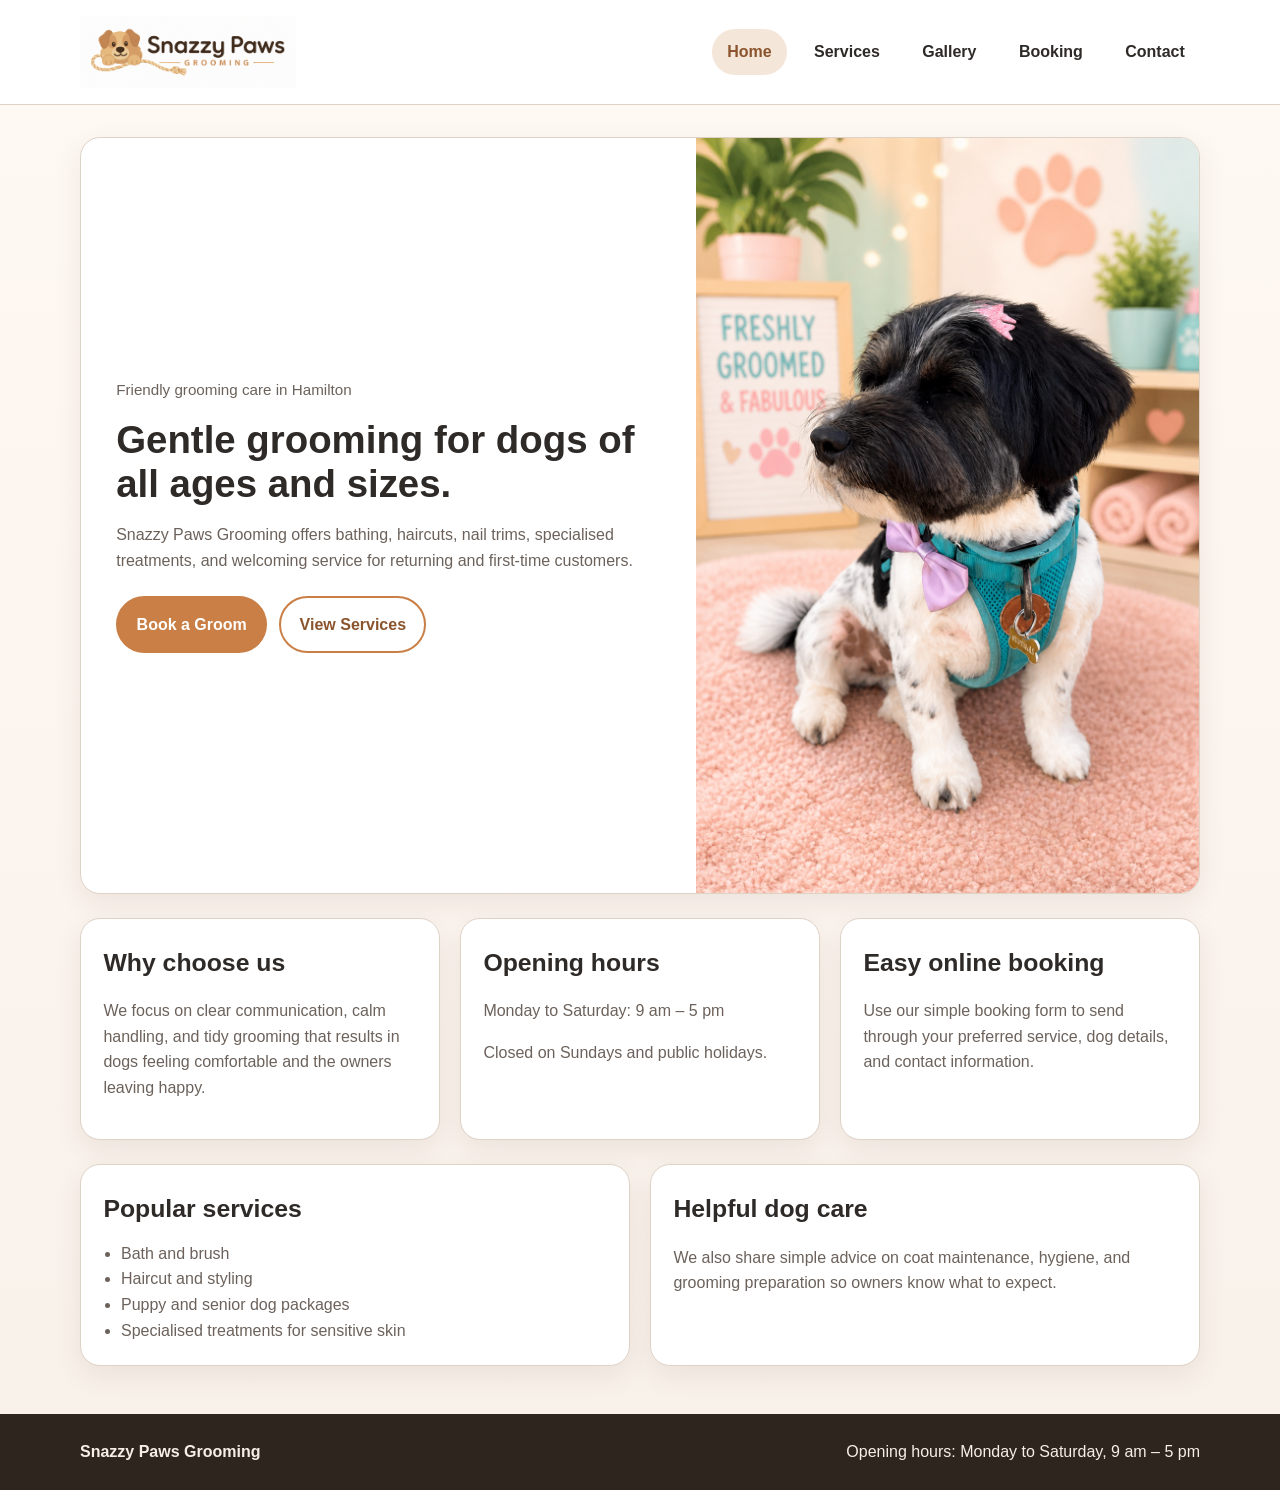
<file: index.html>
<!DOCTYPE html>
<html lang="en">
  <head>
    <meta charset="UTF-8">
    <meta name="viewport" content="width=device-width, initial-scale=1.0">
    <meta name="description" content="Snazzy Paws Grooming offers friendly dog grooming services in Hamilton, with clear service information and easy booking.">
    <title>Home | Snazzy Paws Grooming</title>
    <link rel="stylesheet" href="css/styles.css">
  </head>
  <body>
    <a class="skip-link" href="#main-content">Skip to main content</a>
    <header class="site-header">
      <div class="header-wrap">
        <a class="brand" href="index.html" aria-label="Snazzy Paws Grooming home">
          <img src="images/logo.1.png" alt="Snazzy Paws Grooming logo">
          <span class="visually-hidden">Snazzy Paws Grooming</span>
        </a>
        <nav class="site-nav" aria-label="Main navigation">
          <ul>
            <li><a href="index.html" aria-current="page">Home</a></li>
            <li><a href="services.html">Services</a></li>
            <li><a href="gallery.html">Gallery</a></li>
            <li><a href="booking.html">Booking</a></li>
            <li><a href="contact.html">Contact</a></li>
          </ul>
        </nav>
      </div>
    </header>

    <main id="main-content">
      <div class="content-wrap">
        <section class="hero" aria-labelledby="home-hero-title">
          <div class="hero-text">
            <p class="small-note">Friendly grooming care in Hamilton</p>
            <h1 id="home-hero-title">Gentle grooming for dogs of all ages and sizes.</h1>
            <p>
              Snazzy Paws Grooming offers bathing, haircuts, nail trims, specialised treatments,
              and welcoming service for returning and first-time customers.
            </p>
            <div class="button-row">
              <a class="button" href="booking.html">Book a Groom</a>
              <a class="button-secondary" href="services.html">View Services</a>
            </div>
          </div>
          <div class="hero-img">
            <img src="images/home.1.png" alt="Picture of a freshly groomed dog from Snazzy Paws Grooming.">
          </div>
        </section>

        <section class="grid-3" aria-label="Homepage highlights">
          <section class="panel">
            <h2>Why choose us</h2>
            <p>
              We focus on clear communication, calm handling, and tidy grooming that results in dogs feeling comfortable and the owners leaving happy.
            </p>
          </section>
          <section class="panel">
            <h2>Opening hours</h2>
            <p>Monday to Saturday: 9 am – 5 pm</p>
            <p>Closed on Sundays and public holidays.</p>
          </section>
          <section class="panel">
            <h2>Easy online booking</h2>
            <p>
              Use our simple booking form to send through your preferred service, dog details, and contact information.
            </p>
          </section>
        </section>

        <section class="grid-2" aria-label="More information about Snazzy Paws">
          <section class="panel">
            <h2>Popular services</h2>
            <ul class="info-list">
              <li>Bath and brush</li>
              <li>Haircut and styling</li>
              <li>Puppy and senior dog packages</li>
              <li>Specialised treatments for sensitive skin</li>
            </ul>
          </section>
          <section class="panel">
            <h2>Helpful dog care</h2>
            <p>
              We also share simple advice on coat maintenance, hygiene, and grooming preparation so owners know what to expect.
            </p>
          </section>
        </section>
      </div>
    </main>

    <footer class="site-footer">
      <div class="footer-wrap">
        <p><strong>Snazzy Paws Grooming</strong></p>
        <p>Opening hours: Monday to Saturday, 9 am – 5 pm</p>
      </div>
    </footer>
  </body>
</html>
</file>
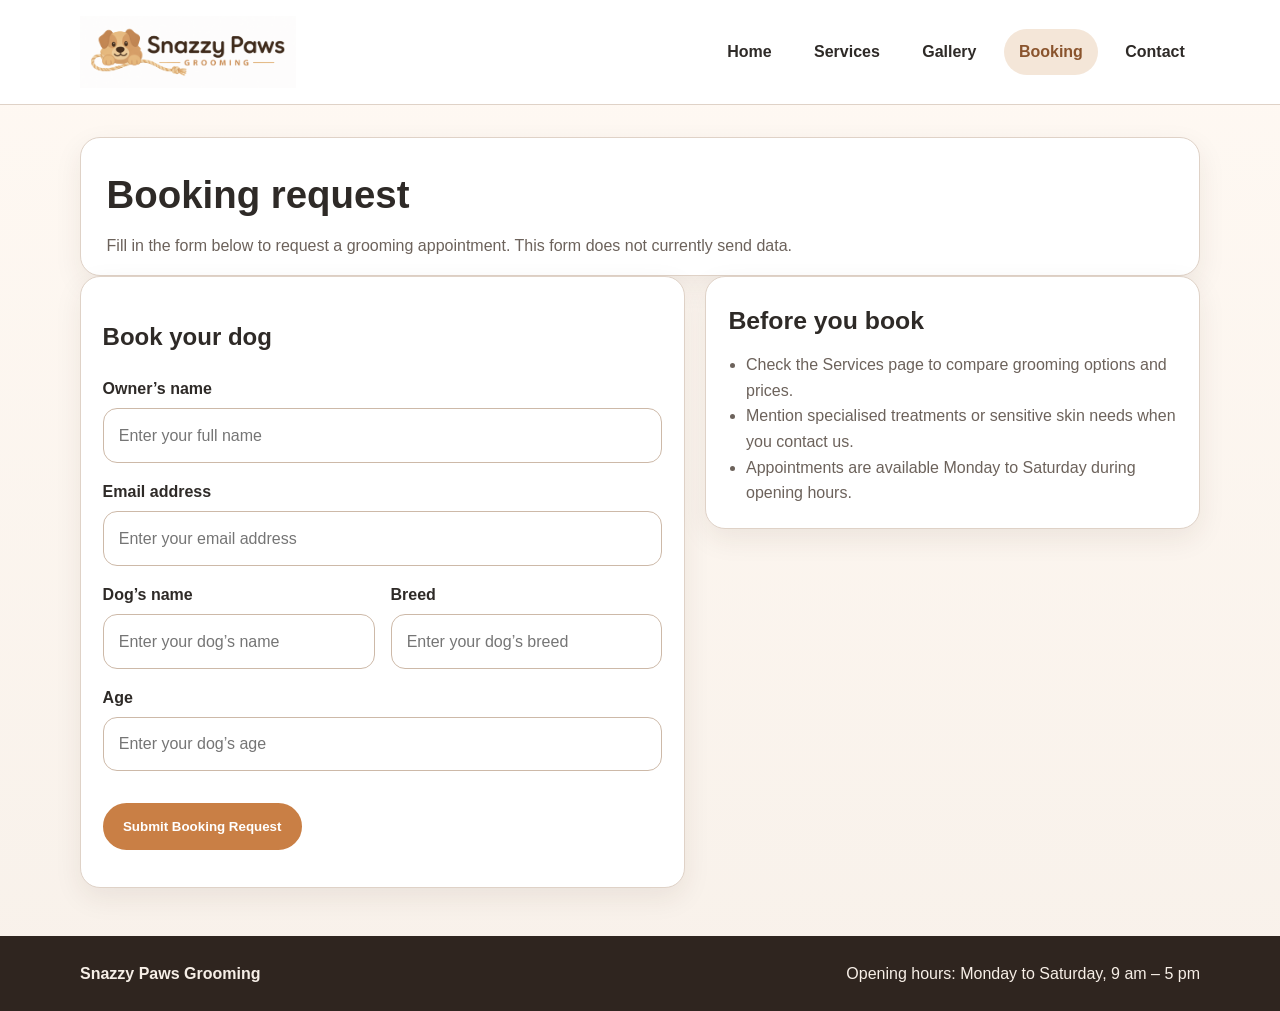
<file: booking.html>
<!DOCTYPE html>
<html lang="en">
  <head>
    <meta charset="UTF-8">
    <meta name="viewport" content="width=device-width, initial-scale=1.0">
    <meta name="description" content="Send a grooming booking request to Snazzy Paws Grooming.">
    <title>Booking | Snazzy Paws Grooming</title>
    <link rel="stylesheet" href="css/styles.css">
  </head>
  <body>
    <a class="skip-link" href="#main-content">Skip to main content</a>
    <header class="site-header">
      <div class="header-wrap">
        <a class="brand" href="index.html" aria-label="Snazzy Paws Grooming home">
          <img src="images/logo.1.png" alt="Snazzy Paws Grooming logo">
          <span class="visually-hidden">Snazzy Paws Grooming</span>
        </a>
        <nav class="site-nav" aria-label="Main navigation">
          <ul>
            <li><a href="index.html">Home</a></li>
            <li><a href="services.html">Services</a></li>
            <li><a href="gallery.html">Gallery</a></li>
            <li><a href="booking.html" aria-current="page">Booking</a></li>
            <li><a href="contact.html">Contact</a></li>
          </ul>
        </nav>
      </div>
    </header>

    <main id="main-content">
      <div class="content-wrap">
        <section class="panel page-banner" aria-labelledby="booking-title">
          <h1 id="booking-title">Booking request</h1>
          <p>
            Fill in the form below to request a grooming appointment. This form does not currently send data.
          </p>
        </section>

        <section class="form-layout" aria-label="Booking page layout">
          <section class="form-card">
            <h2>Book your dog</h2>
            <form aria-label="Booking form" action="#" method="post">
              <div class="form-grid">
                <div class="field full-width">
                  <label for="owner-name">Owner’s name</label>
                  <input id="owner-name" name="owner-name" type="text" placeholder="Enter your full name" required>
                </div>
                <div class="field full-width">
                  <label for="email">Email address</label>
                  <input id="email" name="email" type="email" placeholder="Enter your email address" required>
                </div>
                <div class="field">
                  <label for="dog-name">Dog’s name</label>
                  <input id="dog-name" name="dog-name" type="text" placeholder="Enter your dog’s name" required>
                </div>
                <div class="field">
                  <label for="breed">Breed</label>
                  <input id="breed" name="breed" type="text" placeholder="Enter your dog’s breed" required>
                </div>
                <div class="field full-width">
                  <label for="age">Age</label>
                  <input id="age" name="age" type="number" min="0" max="30" placeholder="Enter your dog’s age" required>
                </div>
              </div>
              <p><button class="button" type="submit">Submit Booking Request</button></p>
            </form>
          </section>

          <section class="panel">
            <h2>Before you book</h2>
            <ul class="info-list">
              <li>Check the Services page to compare grooming options and prices.</li>
              <li>Mention specialised treatments or sensitive skin needs when you contact us.</li>
              <li>Appointments are available Monday to Saturday during opening hours.</li>
            </ul>
          </section>
        </section>
      </div>
    </main>

    <footer class="site-footer">
      <div class="footer-wrap">
        <p><strong>Snazzy Paws Grooming</strong></p>
        <p>Opening hours: Monday to Saturday, 9 am – 5 pm</p>
      </div>
    </footer>
  </body>
</html>
</file>
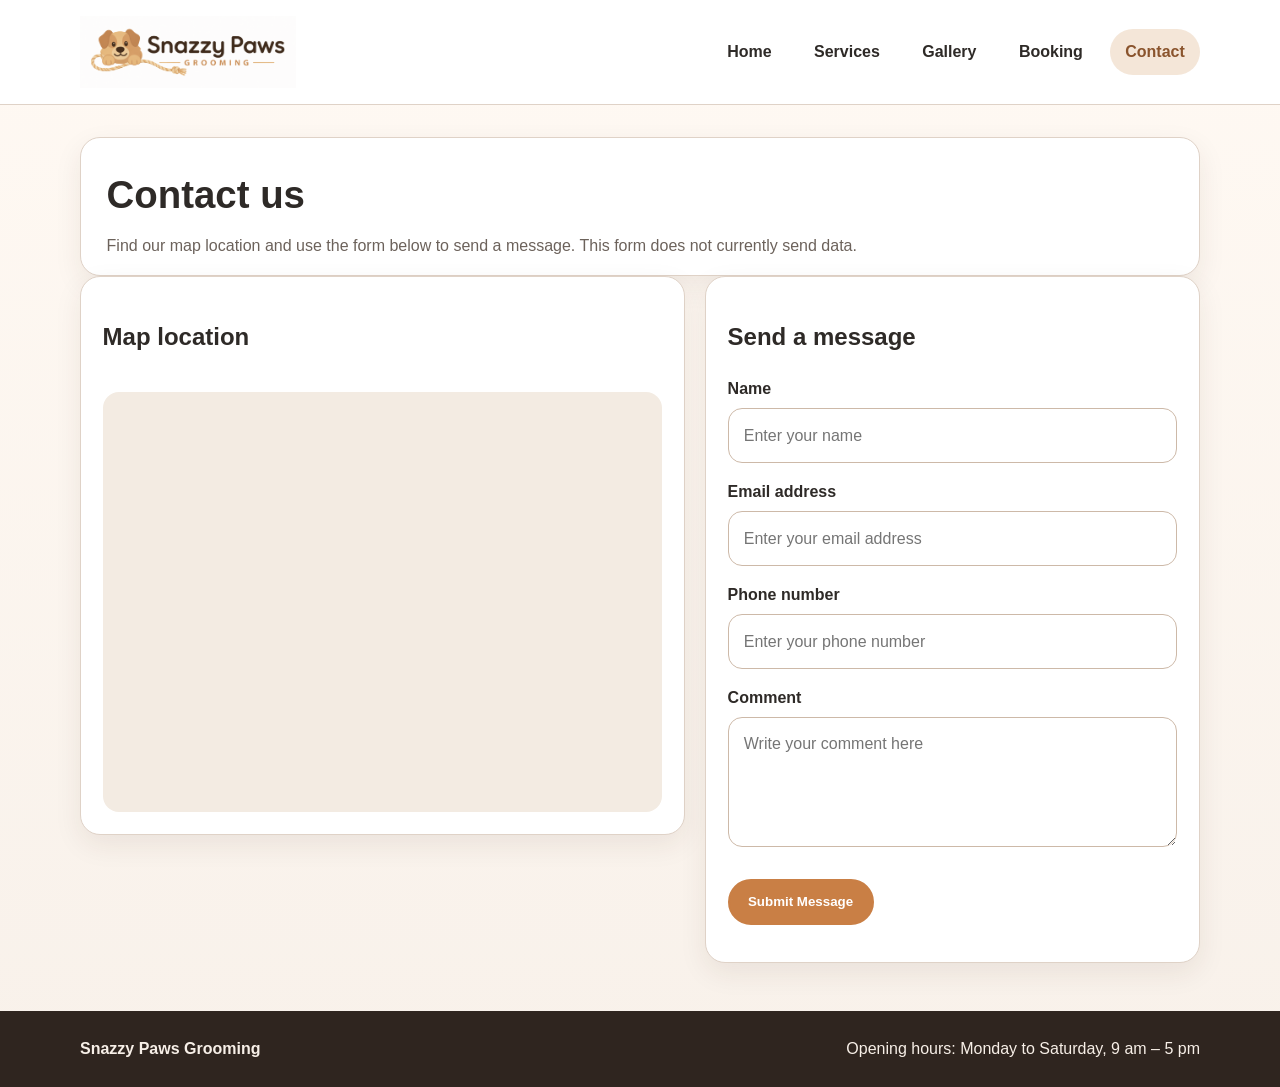
<file: contact.html>
<!DOCTYPE html>
<html lang="en">
  <head>
    <meta charset="UTF-8">
    <meta name="viewport" content="width=device-width, initial-scale=1.0">
    <meta name="description" content="Contact Snazzy Paws Grooming and view the map location.">
    <title>Contact | Snazzy Paws Grooming</title>
    <link rel="stylesheet" href="css/styles.css">
  </head>
  <body>
    <a class="skip-link" href="#main-content">Skip to main content</a>
    <header class="site-header">
      <div class="header-wrap">
        <a class="brand" href="index.html" aria-label="Snazzy Paws Grooming home">
          <img src="images/logo.1.png" alt="Snazzy Paws Grooming logo">
          <span class="visually-hidden">Snazzy Paws Grooming</span>
        </a>
        <nav class="site-nav" aria-label="Main navigation">
          <ul>
            <li><a href="index.html">Home</a></li>
            <li><a href="services.html">Services</a></li>
            <li><a href="gallery.html">Gallery</a></li>
            <li><a href="booking.html">Booking</a></li>
            <li><a href="contact.html" aria-current="page">Contact</a></li>
          </ul>
        </nav>
      </div>
    </header>

    <main id="main-content">
      <div class="content-wrap">
        <section class="panel page-banner" aria-labelledby="contact-title">
          <h1 id="contact-title">Contact us</h1>
          <p>
            Find our map location and use the form below to send a message. This form does not currently send data.
          </p>
        </section>

        <section class="form-layout" aria-label="Contact page layout">
          <section class="map-card">
            <div class="map-card-inner">
              <h2>Map location</h2>
              <div class="map-frame-wrap">
                <iframe
              class="map-frame"
              title="Map showing Hamilton, New Zealand"
              loading="lazy"
              referrerpolicy="no-referrer-when-downgrade"
              src="https://www.google.com/maps?q=Hamilton%2C%20New%20Zealand&z=13&output=embed">
            </iframe>
              </div>
            </div>
          </section>

          <section class="form-card">
            <h2>Send a message</h2>
            <form aria-label="Contact form" action="#" method="post">
              <div class="form-grid">
                <div class="field full-width">
                  <label for="contact-name">Name</label>
                  <input id="contact-name" name="contact-name" type="text" placeholder="Enter your name" required>
                </div>
                <div class="field full-width">
                  <label for="contact-email">Email address</label>
                  <input id="contact-email" name="contact-email" type="email" placeholder="Enter your email address" required>
                </div>
                <div class="field full-width">
                  <label for="phone-number">Phone number</label>
                  <input id="phone-number" name="phone-number" type="tel" placeholder="Enter your phone number" required>
                </div>
                <div class="field full-width">
                  <label for="comment">Comment</label>
                  <textarea id="comment" name="comment" placeholder="Write your comment here" required></textarea>
                </div>
              </div>
              <p><button class="button" type="submit">Submit Message</button></p>
            </form>
          </section>
        </section>
      </div>
    </main>

    <footer class="site-footer">
      <div class="footer-wrap">
        <p><strong>Snazzy Paws Grooming</strong></p>
        <p>Opening hours: Monday to Saturday, 9 am – 5 pm</p>
      </div>
    </footer>
  </body>
</html>
</file>
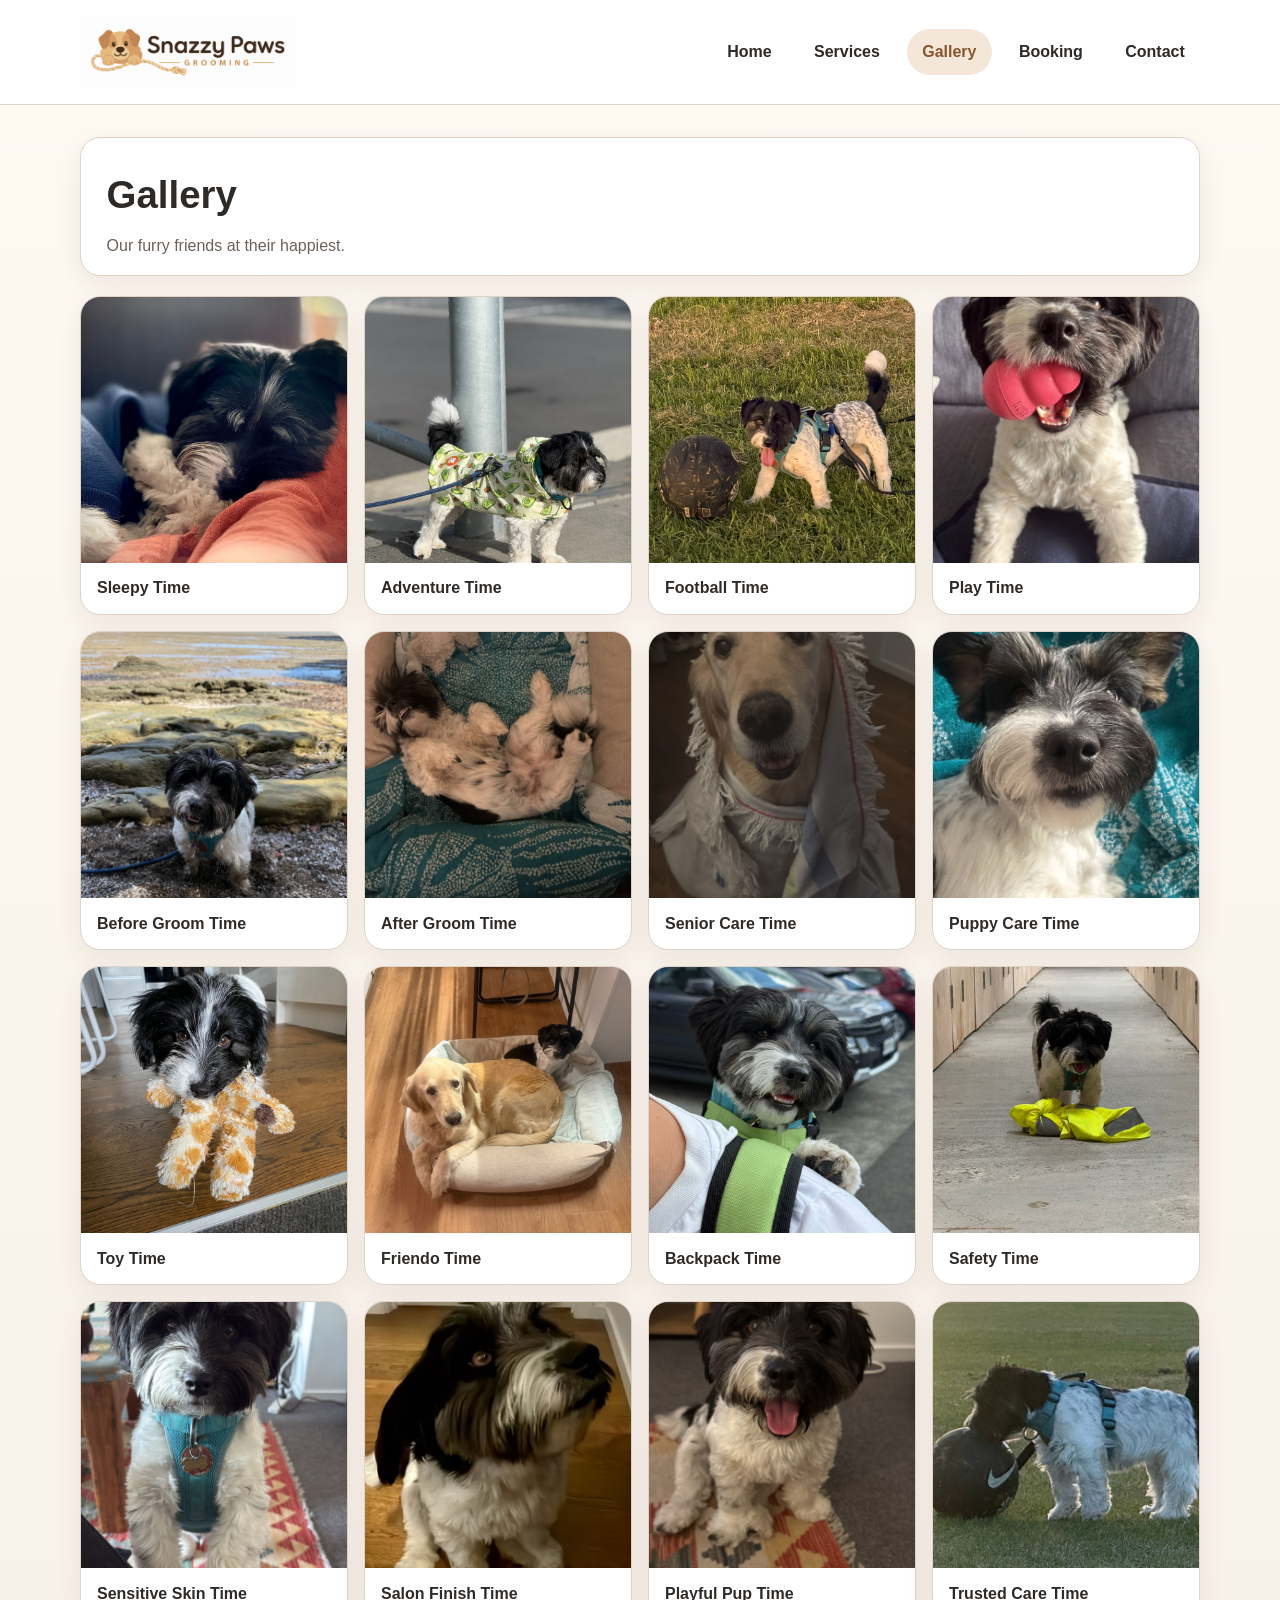
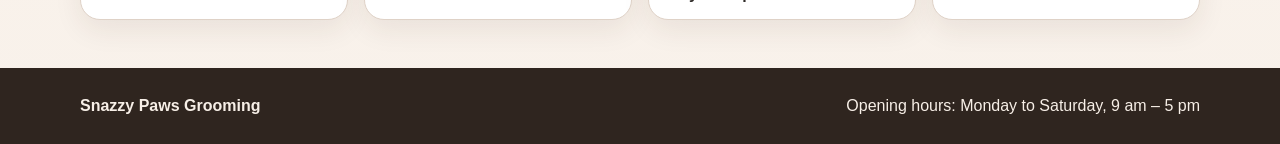
<file: gallery.html>
<!DOCTYPE html>
<html lang="en">
  <head>
    <meta charset="UTF-8">
    <meta name="viewport" content="width=device-width, initial-scale=1.0">
    <meta name="description" content="Browse the Snazzy Paws Grooming gallery of dog grooming images.">
    <title>Gallery | Snazzy Paws Grooming</title>
    <link rel="stylesheet" href="css/styles.css">
  </head>
  <body>
    <a class="skip-link" href="#main-content">Skip to main content</a>
    <header class="site-header">
      <div class="header-wrap">
        <a class="brand" href="index.html" aria-label="Snazzy Paws Grooming home">
          <img src="images/logo.1.png" alt="Snazzy Paws Grooming logo">
          <span class="visually-hidden">Snazzy Paws Grooming</span>
        </a>
        <nav class="site-nav" aria-label="Main navigation">
          <ul>
            <li><a href="index.html">Home</a></li>
            <li><a href="services.html">Services</a></li>
            <li><a href="gallery.html" aria-current="page">Gallery</a></li>
            <li><a href="booking.html">Booking</a></li>
            <li><a href="contact.html">Contact</a></li>
          </ul>
        </nav>
      </div>
    </header>

    <main id="main-content">
      <div class="content-wrap">
        <section class="panel page-banner" aria-labelledby="gallery-title">
          <h1 id="gallery-title">Gallery</h1>
          <p>
            Our furry friends at their happiest.
          </p>
        </section>

        <section class="gallery-grid" aria-label="Dog grooming gallery image grid">
          <figure>
            <img src="images/gallery.1.JPG" alt="Photo of a dog snuggled in a blanket afer grooming.">
            <figcaption>Sleepy Time</figcaption>
          </figure>
          <figure>
            <img src="images/gallery.2.JPG" alt="Photo of a dog, wearing a raincoat ready for adventure.">
            <figcaption>Adventure Time</figcaption>
          </figure>
          <figure>
            <img src="images/gallery.3.png" alt="Photo of a happy dog next to a ball.">
            <figcaption>Football Time</figcaption>
          </figure>
          <figure>
            <img src="images/gallery.4.JPG" alt="Photo of a dog with a toy in their mouth.">
            <figcaption>Play Time</figcaption>
          </figure>
          <figure>
            <img src="images/gallery.5.jpeg" alt="Photo of a happy dog, playing in the mud.">
            <figcaption>Before Groom Time</figcaption>
          </figure>
          <figure>
            <img src="images/gallery.6.JPG" alt="Photo of a freshly washed dog, drying herself in a towel..">
            <figcaption>After Groom Time</figcaption>
          </figure>
          <figure>
            <img src="images/gallery.7.JPG" alt="Photo of a senior dog covered in a blanket.">
            <figcaption>Senior Care Time</figcaption>
          </figure>
          <figure>
            <img src="images/gallery.8.JPG" alt="Photo of a cute puppy.">
            <figcaption>Puppy Care Time</figcaption>
          </figure>
          <figure>
            <img src="images/gallery.9.jpeg" alt="Photo of a dog with a toy in the mouth.">
            <figcaption>Toy Time</figcaption>
          </figure>
          <figure>
            <img src="images/gallery.10.JPG" alt="Photo of two dogs sharing a small bed.">
            <figcaption>Friendo Time</figcaption>
          </figure>
          <figure>
            <img src="images/gallery.11.JPG" alt="Photo of a happy dog being carried in a backpack.">
            <figcaption>Backpack Time</figcaption>
          </figure>
          <figure>
            <img src="images/gallery.12.JPG" alt="Photo of a happy dog with safety vest in front of them.">
            <figcaption>Safety Time</figcaption>
          </figure>
          <figure>
            <img src="images/gallery.13.JPG" alt="Photo of a dog with sensitive skin looking very serious.">
            <figcaption>Sensitive Skin Time</figcaption>
          </figure>
          <figure>
            <img src="images/gallery.14.JPG" alt="Photo of a dog with an absolutely fabulous look.">
            <figcaption>Salon Finish Time</figcaption>
          </figure>
          <figure>
            <img src="images/gallery.15.JPG" alt="Photo of the cutest pup ever, smiling.">
            <figcaption>Playful Pup Time</figcaption>
          </figure>
          <figure>
            <img src="images/gallery.16.png" alt="Photo of a dog with a ball on grass.">
            <figcaption>Trusted Care Time</figcaption>
          </figure>
        </section>
      </div>
    </main>

    <footer class="site-footer">
      <div class="footer-wrap">
        <p><strong>Snazzy Paws Grooming</strong></p>
        <p>Opening hours: Monday to Saturday, 9 am – 5 pm</p>
      </div>
    </footer>
  </body>
</html>
</file>
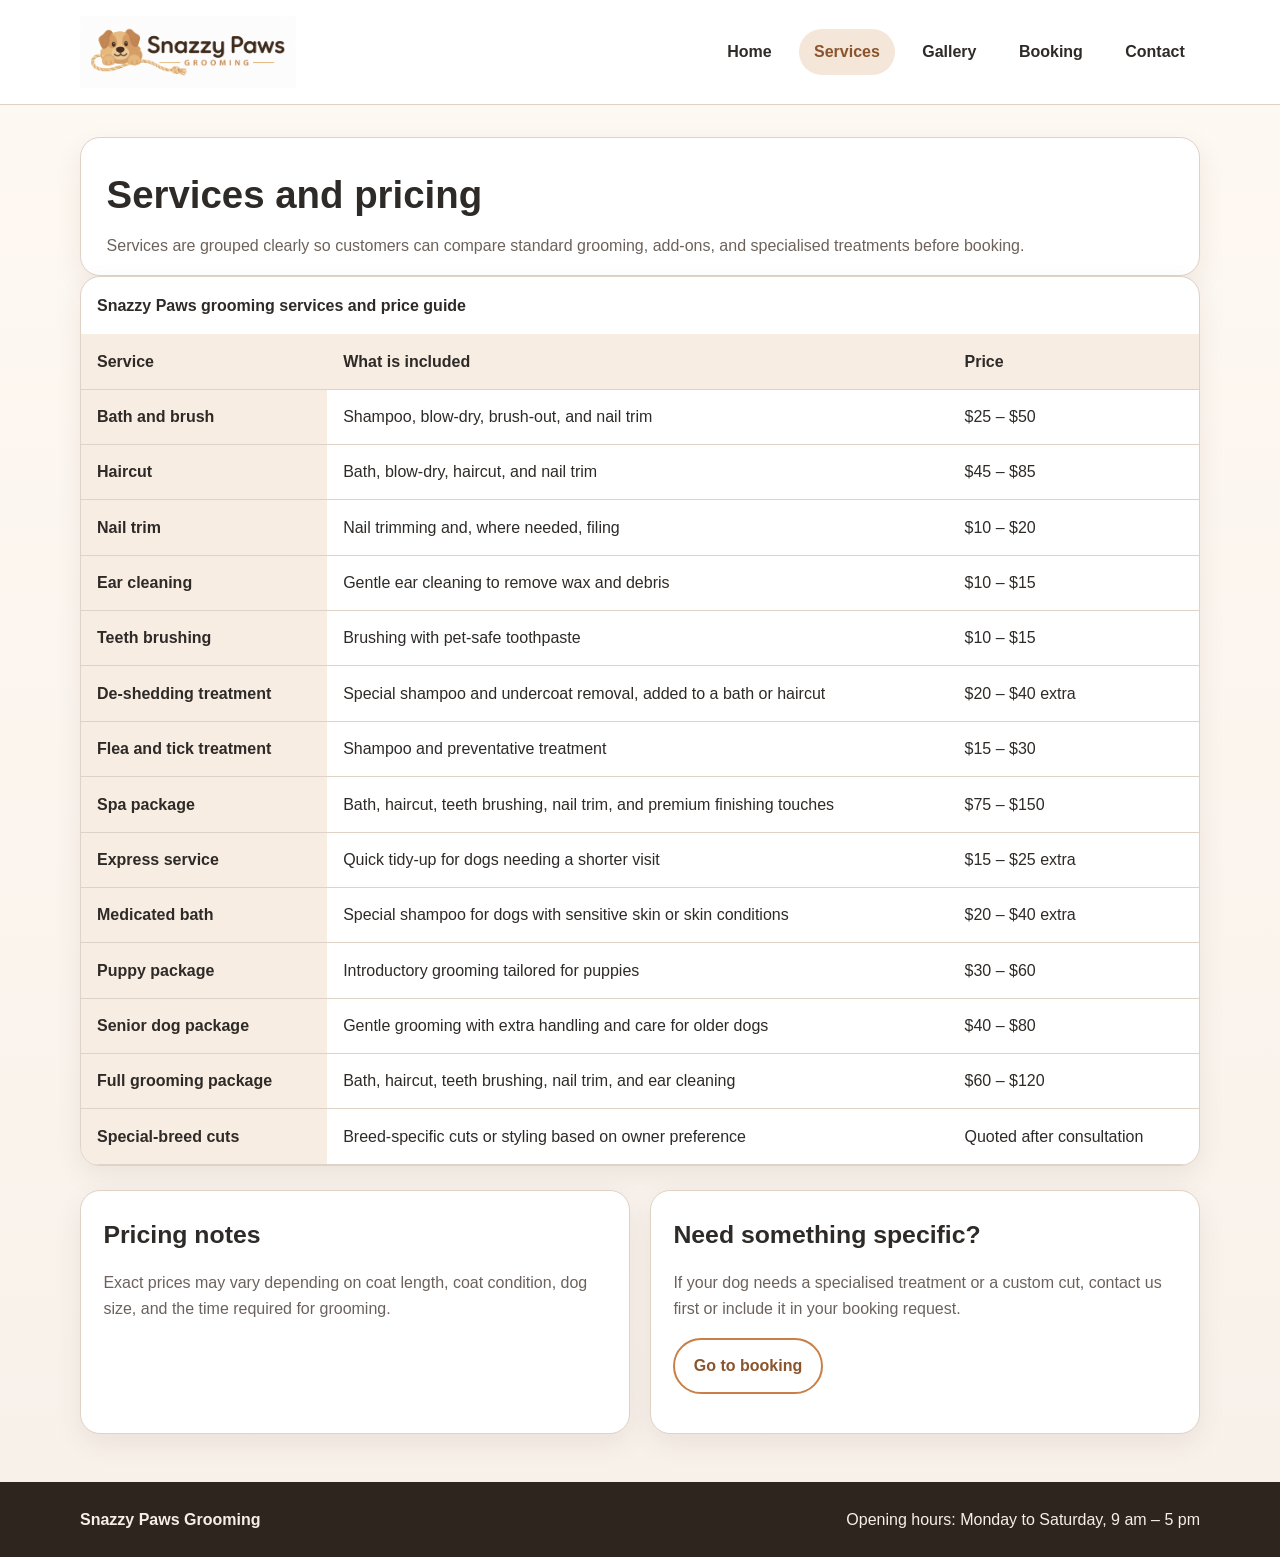
<file: services.html>
<!DOCTYPE html>
<html lang="en">
  <head>
    <meta charset="UTF-8">
    <meta name="viewport" content="width=device-width, initial-scale=1.0">
    <meta name="description" content="View Snazzy Paws Grooming services, clear pricing, and specialised treatment options.">
    <title>Services | Snazzy Paws Grooming</title>
    <link rel="stylesheet" href="css/styles.css">
  </head>
  <body>
    <a class="skip-link" href="#main-content">Skip to main content</a>
    <header class="site-header">
      <div class="header-wrap">
        <a class="brand" href="index.html" aria-label="Snazzy Paws Grooming home">
          <img src="images/logo.1.png" alt="Snazzy Paws Grooming logo">
          <span class="visually-hidden">Snazzy Paws Grooming</span>
        </a>
        <nav class="site-nav" aria-label="Main navigation">
          <ul>
            <li><a href="index.html">Home</a></li>
            <li><a href="services.html" aria-current="page">Services</a></li>
            <li><a href="gallery.html">Gallery</a></li>
            <li><a href="booking.html">Booking</a></li>
            <li><a href="contact.html">Contact</a></li>
          </ul>
        </nav>
      </div>
    </header>

    <main id="main-content">
      <div class="content-wrap">
        <section class="panel page-banner" aria-labelledby="services-title">
          <h1 id="services-title">Services and pricing</h1>
          <p>
            Services are grouped clearly so customers can compare standard grooming, add-ons, and specialised treatments before booking.
          </p>
        </section>

        <section class="table-wrap" aria-labelledby="service-table-title">
          <table class="service-table">
            <caption id="service-table-title">Snazzy Paws grooming services and price guide</caption>
            <thead>
              <tr>
                <th scope="col">Service</th>
                <th scope="col">What is included</th>
                <th scope="col">Price</th>
              </tr>
            </thead>
            <tbody>
              <tr>
                <th scope="row">Bath and brush</th>
                <td>Shampoo, blow-dry, brush-out, and nail trim</td>
                <td>$25 – $50</td>
              </tr>
              <tr>
                <th scope="row">Haircut</th>
                <td>Bath, blow-dry, haircut, and nail trim</td>
                <td>$45 – $85</td>
              </tr>
              <tr>
                <th scope="row">Nail trim</th>
                <td>Nail trimming and, where needed, filing</td>
                <td>$10 – $20</td>
              </tr>
              <tr>
                <th scope="row">Ear cleaning</th>
                <td>Gentle ear cleaning to remove wax and debris</td>
                <td>$10 – $15</td>
              </tr>
              <tr>
                <th scope="row">Teeth brushing</th>
                <td>Brushing with pet-safe toothpaste</td>
                <td>$10 – $15</td>
              </tr>
              <tr>
                <th scope="row">De-shedding treatment</th>
                <td>Special shampoo and undercoat removal, added to a bath or haircut</td>
                <td>$20 – $40 extra</td>
              </tr>
              <tr>
                <th scope="row">Flea and tick treatment</th>
                <td>Shampoo and preventative treatment</td>
                <td>$15 – $30</td>
              </tr>
              <tr>
                <th scope="row">Spa package</th>
                <td>Bath, haircut, teeth brushing, nail trim, and premium finishing touches</td>
                <td>$75 – $150</td>
              </tr>
              <tr>
                <th scope="row">Express service</th>
                <td>Quick tidy-up for dogs needing a shorter visit</td>
                <td>$15 – $25 extra</td>
              </tr>
              <tr>
                <th scope="row">Medicated bath</th>
                <td>Special shampoo for dogs with sensitive skin or skin conditions</td>
                <td>$20 – $40 extra</td>
              </tr>
              <tr>
                <th scope="row">Puppy package</th>
                <td>Introductory grooming tailored for puppies</td>
                <td>$30 – $60</td>
              </tr>
              <tr>
                <th scope="row">Senior dog package</th>
                <td>Gentle grooming with extra handling and care for older dogs</td>
                <td>$40 – $80</td>
              </tr>
              <tr>
                <th scope="row">Full grooming package</th>
                <td>Bath, haircut, teeth brushing, nail trim, and ear cleaning</td>
                <td>$60 – $120</td>
              </tr>
              <tr>
                <th scope="row">Special-breed cuts</th>
                <td>Breed-specific cuts or styling based on owner preference</td>
                <td>Quoted after consultation</td>
              </tr>
            </tbody>
          </table>
        </section>

        <section class="grid-2" aria-label="Additional service notes">
          <section class="panel">
            <h2>Pricing notes</h2>
            <p>
              Exact prices may vary depending on coat length, coat condition, dog size, and the time required for grooming.
            </p>
          </section>
          <section class="panel">
            <h2>Need something specific?</h2>
            <p>
              If your dog needs a specialised treatment or a custom cut, contact us first or include it in your booking request.
            </p>
            <p><a class="button-secondary" href="booking.html">Go to booking</a></p>
          </section>
        </section>
      </div>
    </main>

    <footer class="site-footer">
      <div class="footer-wrap">
        <p><strong>Snazzy Paws Grooming</strong></p>
        <p>Opening hours: Monday to Saturday, 9 am – 5 pm</p>
      </div>
    </footer>
  </body>
</html>
</file>
<file: css/styles.css>
:root{--bg:#fffaf4;--surface:#ffffff;--accent:#c97f45;--accent-dark:#8a542d;--text:#2e2a27;--muted:#6c625b;--border:#dfd2c7;--shadow:0 10px 28px rgba(63,44,30,.08)}*{box-sizing:border-box}html{scroll-behavior:smooth}body{margin:0;font-family:Arial,Helvetica,sans-serif;line-height:1.6;color:var(--text);background:linear-gradient(180deg,#fff9f3,#f8f1ea);min-height:100vh;display:flex;flex-direction:column}main{flex:1;padding:2rem 0 3rem}img{max-width:100%;display:block;height:auto}a{color:var(--accent-dark)}a:hover,a:focus{color:#6f3f1e}a:focus-visible,button:focus-visible,input:focus-visible,textarea:focus-visible,iframe:focus-visible{outline:3px solid #1a73e8;outline-offset:3px}.skip-link{position:absolute;left:-9999px;top:0;background:#fff;padding:.75rem 1rem;z-index:100}.skip-link:focus{left:1rem;top:1rem}.site-header{background:#fff;border-bottom:1px solid var(--border);position:sticky;top:0;z-index:10}.header-wrap,.footer-wrap,.content-wrap{width:min(1120px,92%);margin:auto}.header-wrap{display:flex;align-items:center;justify-content:space-between;gap:1rem;padding:1rem 0}.brand{display:inline-flex;align-items:center;max-width:420px;text-decoration:none}.brand img{width:100%;max-height:72px;object-fit:contain}.visually-hidden{position:absolute!important;width:1px;height:1px;padding:0;margin:-1px;overflow:hidden;clip:rect(0,0,0,0);white-space:nowrap;border:0}.site-nav ul{list-style:none;display:flex;gap:.75rem;padding:0;margin:0;flex-wrap:wrap;justify-content:flex-end}.site-nav a{display:block;padding:.65rem .95rem;border-radius:999px;text-decoration:none;color:var(--text);font-weight:700}.site-nav a[aria-current=page],.site-nav a:hover,.site-nav a:focus-visible{background:#f4e6d8;color:var(--accent-dark)}.hero,.panel,.table-wrap,.map-card,.gallery-grid figure,.form-card{background:var(--surface);border:1px solid var(--border);border-radius:20px;box-shadow:var(--shadow)}.hero{overflow:hidden;display:grid;grid-template-columns:1.1fr .9fr;align-items:center}.hero-text{padding:2.2rem}.hero-text h1{margin:.2rem 0 1rem;font-size:clamp(2rem,3vw,3rem);line-height:1.15}.hero-text p{margin:0 0 1rem;color:var(--muted)}.hero-img{min-height:100%;background:#f8eee2}.button-row{display:flex;flex-wrap:wrap;gap:.75rem;margin-top:1.4rem}.button,.button-secondary{display:inline-block;padding:.85rem 1.15rem;border-radius:999px;font-weight:700;text-decoration:none;border:2px solid var(--accent)}.button{background:var(--accent);color:#fff}.button:hover,.button:focus-visible{background:var(--accent-dark);border-color:var(--accent-dark);color:#fff}.button-secondary{background:transparent;color:var(--accent-dark)}.button-secondary:hover,.button-secondary:focus-visible{background:#f4e6d8}.grid-3,.grid-2{display:grid;gap:1.25rem;margin-top:1.5rem}.grid-3{grid-template-columns:repeat(3,1fr)}.grid-2{grid-template-columns:repeat(2,1fr)}.panel{padding:1.4rem}.panel h2,.section-title{margin:.1rem 0 .75rem;font-size:1.55rem}.panel h3{margin:.2rem 0 .45rem}.panel p,.panel li,.intro{color:var(--muted)}.info-list{padding-left:1.1rem;margin:.5rem 0 0}.intro-card{margin:1.5rem 0;padding:1.25rem 1.4rem}.table-wrap{overflow-x:auto}.service-table{width:100%;border-collapse:collapse;min-width:720px}.service-table caption{padding:1rem;font-weight:700;text-align:left}.service-table th,.service-table td{padding:.9rem 1rem;border-bottom:1px solid var(--border);vertical-align:top}.service-table th{background:#f7ede3;text-align:left}.service-table tr:hover td{background:#fffaf6}.gallery-grid{display:grid;grid-template-columns:repeat(4,1fr);gap:1rem;margin-top:1.25rem}.gallery-grid figure{margin:0;overflow:hidden}.gallery-grid img{aspect-ratio:1/1;object-fit:cover;background:#f3ebe2}.gallery-grid figcaption{padding:.8rem 1rem;font-weight:700}.form-layout{display:grid;grid-template-columns:minmax(0,1.1fr) minmax(280px,.9fr);gap:1.25rem;align-items:start}.form-card,.map-card{padding:1.35rem}.form-card form,.map-card-inner{display:flex;flex-direction:column;gap:1rem}.form-grid{display:grid;grid-template-columns:repeat(2,minmax(0,1fr));gap:1rem;align-items:start}.field{display:flex;flex-direction:column;gap:.4rem;min-width:0}.full-width{grid-column:1/-1}label{font-weight:700}input,textarea,select{width:100%;font:inherit;padding:.85rem .95rem;border:1px solid #cdb9a8;border-radius:14px;background:#fff}textarea{min-height:130px;resize:vertical}.helper{font-size:.95rem;color:var(--muted);margin-top:.25rem}.map-card{display:flex;flex-direction:column}.map-card-inner{flex:1;min-height:100%}.map-frame-wrap{position:relative;flex:1;min-height:420px;border-radius:16px;overflow:hidden;background:#f3ebe2}.map-frame{position:absolute;inset:0;width:100%;height:100%;border:0}.page-banner{padding:1.6rem 1.6rem 1rem}.page-banner h1{margin:0 0 .5rem;font-size:clamp(1.9rem,3vw,2.6rem)}.page-banner p{margin:0;color:var(--muted)}.site-footer{background:#2f251f;color:#f7efe7;padding:1.3rem 0;margin-top:auto}.site-footer p{margin:.25rem 0}.footer-wrap{display:flex;justify-content:space-between;gap:1rem;flex-wrap:wrap}.small-note{font-size:.95rem;color:var(--muted)}@media (max-width:900px){.hero{grid-template-columns:1fr}.hero-img{order:-1}.form-layout,.grid-3,.grid-2{grid-template-columns:1fr}.gallery-grid{grid-template-columns:repeat(2,1fr)}.map-frame-wrap{min-height:320px}}@media (max-width:760px){.header-wrap{flex-direction:column;align-items:flex-start}.brand{max-width:360px}.site-nav{width:100%}.site-nav ul{justify-content:flex-start}}@media (max-width:640px){.header-wrap{gap:.75rem}.site-nav ul{flex-direction:column;width:100%}.site-nav li,.site-nav a{width:100%}.hero-text{padding:1.4rem}.page-banner,.panel,.form-card,.map-card{padding:1.1rem}.gallery-grid,.form-grid{grid-template-columns:1fr}.service-table{min-width:640px}main{padding:1.2rem 0 2rem}body{font-size:16px}.brand{max-width:300px}.brand img{max-height:58px}.map-frame-wrap{min-height:280px}}@media (max-width:640px){.site-header{position:static}}
</file>
